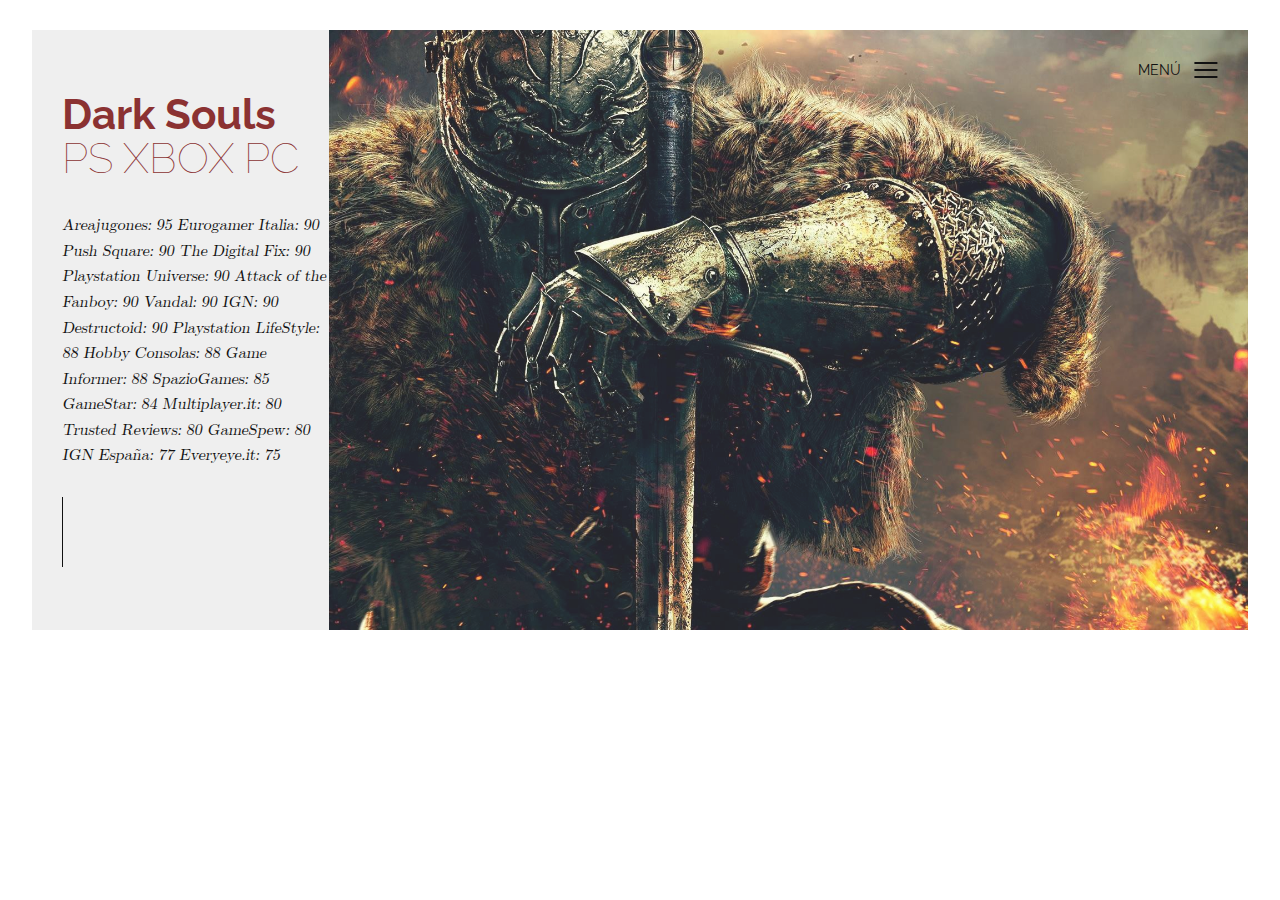
<file: SOULS/index.html>
<!DOCTYPE html>
<html lang="en">
  <head>
    <title>Dark Souls</title>
    <meta charset="utf-8">
    <meta name="viewport" content="width=device-width, initial-scale=1">
    <meta http-equiv="X-UA-Compatible" content="IE=edge">
    <meta name="author" content="buckymaler.com">
    <link rel="stylesheet" href="assets/css/main.css">
  </head>
  <body>
    <section id="hero"><svg version="1.1" class="Layer_1" xmlns="http://www.w3.org/2000/svg" xmlns:xlink="http://www.w3.org/1999/xlink" x="0px" y="0px" viewBox="0 0 100 163.5" style="enable-background:new 0 0 100 163.5;" xml:space="preserve">
</svg>
<link rel="icon" href="assets/img/favicon.png" type="image/png" />
      <header>
        <div class="nav-toggle">
          <p>Menú</p><span></span>
        </div>
        <ul class="nav">
          <li><a href="assets/plantilla/opiniones.html">Opiniones</a></li>
          <li><a href="assets/plantilla/tabla.html">Créditos</a></li>
          <li><a href="assets/plantilla/contacto.html">Contacto</a></li>
        </ul>
      </header>
      <div class="wrapper">
        <div class="welcome">
          <h1><strong>Dark Souls</strong> PS XBOX PC</h1>
          <p>
            Areajugones: 95
            Eurogamer Italia: 90
            Push Square: 90
            The Digital Fix: 90
            Playstation Universe: 90
            Attack of the Fanboy: 90
            Vandal: 90
            IGN: 90
            Destructoid: 90
            Playstation LifeStyle: 88
            Hobby Consolas: 88
            Game Informer: 88
            SpazioGames: 85
            GameStar: 84
            Multiplayer.it: 80
            Trusted Reviews: 80
            GameSpew: 80
            IGN España: 77
            Everyeye.it: 75
        </p>
        </div>
        <div class="photographer"><img src="assets/img/foto1.jpg" alt="Souls"></div>
      </div>
    </section>
    <script src="https://ajax.googleapis.com/ajax/libs/jquery/2.2.4/jquery.min.js"></script>
    <script>window.jQuery || document.write('<script src="assets/js/vendor/jquery-2.2.4.min.js"><\/script>')</script>
    <script src="assets/js/functions-min.js"></script>
  </body>
</html>
</file>
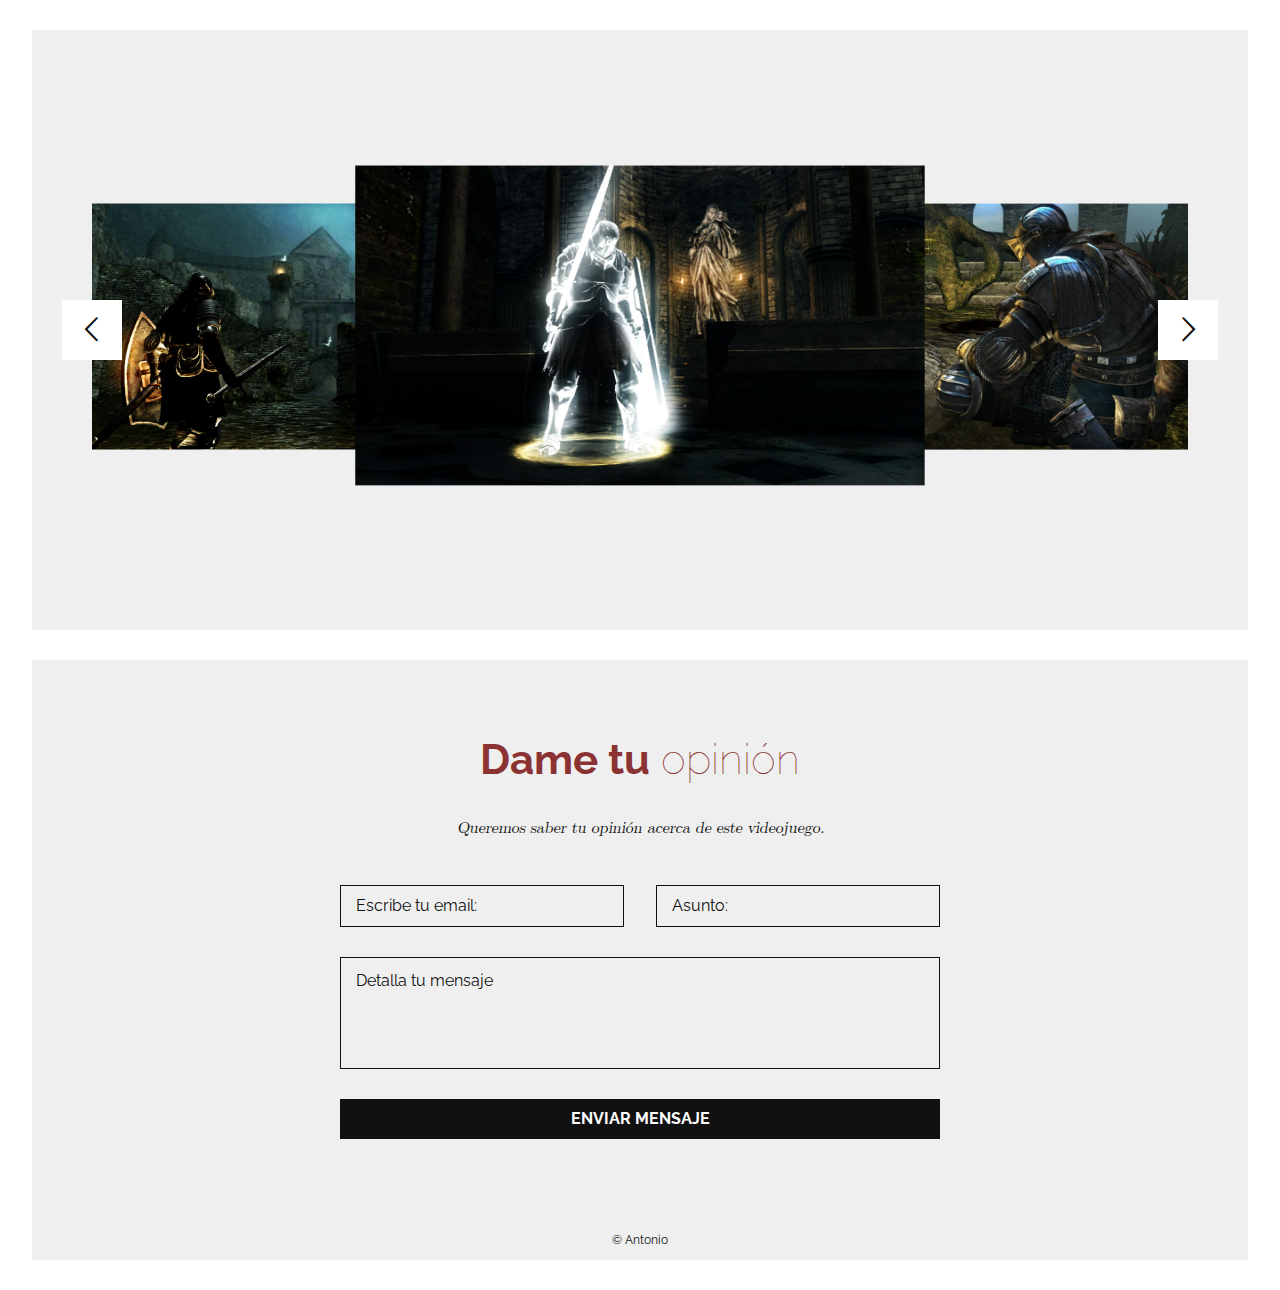
<file: SOULS/assets/plantilla/contacto.html>
<!DOCTYPE html>
<html lang="en">
  <head>
    <title>Souls</title>
    <meta charset="utf-8">
    <meta name="viewport" content="width=device-width, initial-scale=1">
    <meta http-equiv="X-UA-Compatible" content="IE=edge">
    <meta name="author" content="buckymaler.com">
    <link rel="stylesheet" href="../css/main.css">
  </head>
  <body>
    <section id="three-slide"><svg version="1.1" class="Layer_1" xmlns="http://www.w3.org/2000/svg" xmlns:xlink="http://www.w3.org/1999/xlink" x="0px" y="0px" viewBox="0 0 100 248.8" style="enable-background:new 0 0 100 248.8;" xml:space="preserve">
</svg>
<link rel="icon" href="../img/favicon.png" type="image/png" />
      <div class="wrapper">
        <ul class="slider">
          <li class="back"><img src="../img/three-slide/foto5.jpg" alt="Imagen: De Antonio"></li>
          <li class="current"><img src="../img/three-slide/foto6.jpg" alt="Imagen: De Antonio"></li>
          <li class="front"><img src="../img/three-slide/foto7.jpg" alt="Imagen: De Antonio"></li>
          <li><img src="../img/three-slide/foto8.jpg" alt="Imagen: De Antonio"></li>
        </ul>
      </div><i class="icon-chevron-thin-left prev"></i><i class="icon-chevron-thin-right next"></i>
    </section>

    <section id="contact"><svg version="1.1" class="Layer_1" xmlns="http://www.w3.org/2000/svg" xmlns:xlink="http://www.w3.org/1999/xlink" x="0px" y="0px" viewBox="0 0 100 171.2" style="enable-background:new 0 0 100 171.2;" xml:space="preserve">
</svg>
      <div class="wrapper">
        <div class="blurb">
          <h2><strong>Dame tu</strong> opinión</h2>
          <p>Queremos saber tu opinión acerca de este videojuego.</p>
        </div>
        <form action="http://www2.gonzalonazareno.org/josedom/resultado.php" method="post">
          <input type="email" name="email" placeholder="Escribe tu email:"/>
          <input type="text" name="asunto" placeholder="Asunto:"/>
          <textarea type="text" name="texto" placeholder="Detalla tu mensaje"></textarea>
          <input type="submit" value="Enviar mensaje">
        </form>
      </div>
      <p class="copyright">&copy; Antonio</p>
    </section>
    <script src="https://ajax.googleapis.com/ajax/libs/jquery/2.2.4/jquery.min.js"></script>
    <script>window.jQuery || document.write('<script src="../js/vendor/jquery-2.2.4.min.js"><\/script>')</script>
    <script src="../js/functions-min.js"></script>
  </body>
</html>
</file>
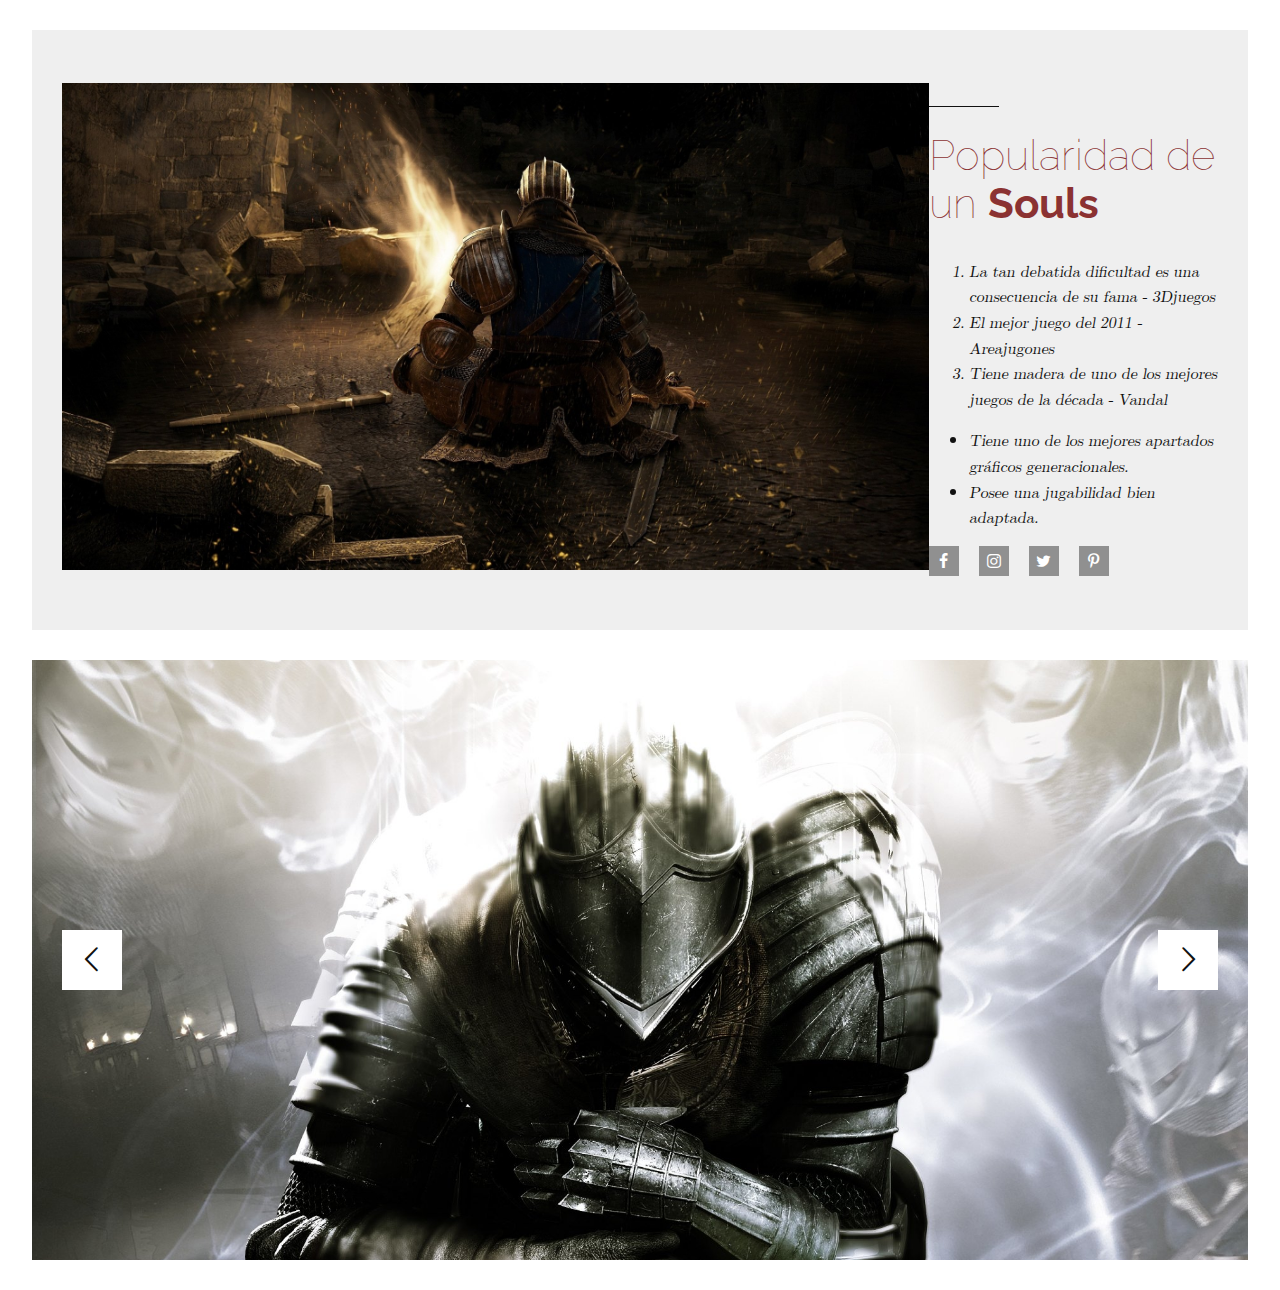
<file: SOULS/assets/plantilla/opiniones.html>
<!DOCTYPE html>
<html lang="en">
  <head>
    <title>Opiniones</title>
    <meta charset="utf-8">
    <meta name="viewport" content="width=device-width, initial-scale=1">
    <meta http-equiv="X-UA-Compatible" content="IE=edge">
    <meta name="author" content="buckymaler.com">
    <link rel="stylesheet" href="../css/main.css">
  </head>
  <body>
    <section id="about"><svg version="1.1" class="Layer_1" xmlns="http://www.w3.org/2000/svg" xmlns:xlink="http://www.w3.org/1999/xlink" x="0px" y="0px" viewBox="0 0 100 203.6" style="enable-background:new 0 0 100 203.6;" xml:space="preserve">
</svg>
<link rel="icon" href="../img/favicon.png" type="image/png" />
      <div class="wrapper">
        <div class="camera"><img src="../img/foto2.jpg" alt="Camera"></div>
        <div class="blurb">
          <h2>Popularidad de un <strong>Souls</strong></h2>
          <ol>
            <li>La tan debatida dificultad es una consecuencia de su fama - 3Djuegos</li>
            <li>El mejor juego del 2011 - Areajugones</li>
            <li>Tiene madera de uno de los mejores juegos de la década - Vandal</li>
          </ol>
          <ul>
            <li>Tiene uno de los mejores apartados gráficos generacionales.</li>
            <li>Posee una jugabilidad bien adaptada.</li>
          </ul>
          <div class="social"><a href="https://es-la.facebook.com/fromsoftware.jp/"><i class="icon-facebook"></i></a><a href="https://www.instagram.com/fromsoftware/?hl=es"><i class="icon-instagram"></i></a><a href="https://twitter.com/fromsoft_us?lang=es"><i class="icon-twitter"></i></a><a href="https://www.pinterest.es/search/pins/?q=dark%20souls&rs=typed&term_meta[]=dark%7Ctyped&term_meta[]=souls%7Ctyped"><i class="icon-pinterest-p"></i></a></div>
        </div>
      </div>
    </section>
    <section id="full-slide"><svg version="1.1" class="Layer_1" xmlns="http://www.w3.org/2000/svg" xmlns:xlink="http://www.w3.org/1999/xlink" x="0px" y="0px" viewBox="0 0 100 171.2" style="enable-background:new 0 0 100 171.2;" xml:space="preserve">
</svg>
      <ul class="banner">
        <li class="active"></li>
        <li></li>
        <li></li>
      </ul><i class="icon-chevron-thin-left prev"></i><i class="icon-chevron-thin-right next"></i>
    </section>
    <script src="https://ajax.googleapis.com/ajax/libs/jquery/2.2.4/jquery.min.js"></script>
    <script>window.jQuery || document.write('<script src="../js/vendor/jquery-2.2.4.min.js"><\/script>')</script>
    <script src="../js/functions-min.js"></script>
  </body>
</html>
</file>
<file: SOULS/assets/css/main.css>
@import "https://fonts.googleapis.com/css?family=Raleway:100,400,700";@font-face{font-family:'LMRomanSlant10';src:url("fonts/lmromanslant10-regular-webfont.eot");src:url("fonts/lmromanslant10-regular-webfont.eot?#iefix") format("embedded-opentype"),url("fonts/lmromanslant10-regular-webfont.woff") format("woff"),url("fonts/lmromanslant10-regular-webfont.ttf") format("truetype"),url("fonts/lmromanslant10-regular-webfont.svg#latin_modern_roman_slante10Rg") format("svg");font-weight:normal;font-style:normal}/*! normalize.css v3.0.2 | MIT License | git.io/normalize */html{font-family:sans-serif;-ms-text-size-adjust:100%;-webkit-text-size-adjust:100%}body{margin:0}article,aside,details,figcaption,figure,footer,header,hgroup,main,menu,nav,section,summary{display:block}audio,canvas,progress,video{display:inline-block;vertical-align:baseline}audio:not([controls]){display:none;height:0}[hidden],template{display:none}a{background-color:transparent}a:active,a:hover{outline:0}abbr[title]{border-bottom:1px dotted}b,strong{font-weight:bold}dfn{font-style:italic}h1{font-size:2em;margin:0.20em 0}mark{background:#ff0;color:rgb(0, 0, 0)}small{font-size:40%}sub,sup{font-size:75%;line-height:0;position:relative;vertical-align:baseline}sup{top:-0.5em}sub{bottom:-0.25em}img{border:0}svg:not(:root){overflow:hidden}figure{margin:1em 40px}hr{box-sizing:content-box;height:0}pre{overflow:auto}code,kbd,pre,samp{font-family:monospace, monospace;font-size:1em}button,input,optgroup,select,textarea{color:inherit;font:inherit;margin:0}button{overflow:visible}button,select{text-transform:none}button,html input[type="button"],input[type="reset"],input[type="submit"]{-webkit-appearance:button;cursor:pointer}button[disabled],html input[disabled]{cursor:default}button::-moz-focus-inner,input::-moz-focus-inner{border:0;padding:0}input{line-height:normal}input[type="checkbox"],input[type="radio"]{box-sizing:border-box;padding:0}input[type="number"]::-webkit-inner-spin-button,input[type="number"]::-webkit-outer-spin-button{height:auto}input[type="search"]{-webkit-appearance:textfield;box-sizing:content-box}input[type="search"]::-webkit-search-cancel-button,input[type="search"]::-webkit-search-decoration{-webkit-appearance:none}fieldset{border:1px solid #c0c0c0;margin:0 2px;padding:0.35em 0.625em 0.75em}legend{border:0;padding:0}textarea{overflow:auto}optgroup{font-weight:bold}table{border-collapse:collapse;border-spacing:0}td,th{padding:0}@font-face{font-family:'icomoon';src:url("fonts/icomoon.eot?3hi6ws");src:url("fonts/icomoon.eot?3hi6ws#iefix") format("embedded-opentype"),url("fonts/icomoon.ttf?3hi6ws") format("truetype"),url("fonts/icomoon.woff?3hi6ws") format("woff"),url("fonts/icomoon.svg?3hi6ws#icomoon") format("svg");font-weight:normal;font-style:normal}[class^="icon-"],[class*=" icon-"]{font-family:'icomoon' !important;speak:none;font-style:normal;font-weight:normal;font-variant:normal;text-transform:none;line-height:1;-webkit-font-smoothing:antialiased;-moz-osx-font-smoothing:grayscale}.icon-chevron-thin-left:before{content:"\e904"}.icon-chevron-thin-right:before{content:"\e905"}.icon-pinterest-p:before{content:"\e900"}.icon-twitter:before{content:"\e901"}.icon-instagram:before{content:"\e902"}.icon-facebook:before{content:"\e903"}body{background-color:#fff;font-size:16px;line-height:1.6;font-family:"LMRomanSlant10",serif;color:#111;-webkit-font-smoothing:antialiased;-webkit-text-size-adjust:100%}@media (max-width: 415px){body{font-size:14px}}::-moz-selection{background:#FFF498}::selection{background:#FFF498}::-moz-selection{background:#FFF498}img::-moz-selection{background:transparent}img::selection{background:transparent}img::-moz-selection{background:transparent}body{-webkit-tap-highlight-color:#FFF498}.gigantic,.huge,.large,.bigger,.big,h1,h2,h3,h4,h5,h6{color:rgb(139, 50, 50);font-weight:bold}.gigantic{font-size:0px;line-height:1.09;letter-spacing:-2px}.huge,h1{font-size:68px;line-height:1.05;letter-spacing: 0px}.large,h2{font-size:42px;line-height:1.14}.bigger,h3{font-size:26px;line-height:1.38}.big,h4{font-size:22px;line-height:1.38}.small,small{font-size:10px;line-height:1.2}p{margin:0 0 20px 0}em{font-style:italic}strong{font-weight:bold}hr{border:solid #ddd;border-width:1px 0 0;clear:both;margin:10px 0 30px;height:0}svg{position:absolute;height:100%}svg path{fill:#e3e3e3}#hero svg{left:10px}#about svg,#featured svg,#three-slide svg{left:90px}#full-slide svg{left:0;opacity:.1;z-index:9}#contact svg{left:0}@media (max-width: 640px){#hero svg,#about svg,#featured svg,#three-slide svg,#full-slide svg,#contact svg{left:0}}.nav{visibility:hidden;position:absolute;top:75px;right:0;display:-webkit-box;display:-webkit-flex;display:-ms-flexbox;display:flex;width:100px;-webkit-box-orient:vertical;-webkit-box-direction:normal;-webkit-flex-direction:column;-ms-flex-direction:column;flex-direction:column;-webkit-box-pack:center;-webkit-justify-content:center;-ms-flex-pack:center;justify-content:center;margin:0;padding:0;list-style:none;background-color:#e3e3e3;border:1px solid #111;border:1px solid rgba(17,17,17,0.15);opacity:0;z-index:10;-webkit-transition:opacity .3s ease-in-out,visibility 0s .3s;transition:opacity .3s ease-in-out,visibility 0s .3s}.nav.open{visibility:visible;opacity:1;-webkit-transition:opacity .3s ease-in-out;transition:opacity .3s ease-in-out}.nav:before{content:"";position:absolute;top:-12px;left:50%;-webkit-transform:translateX(-50%) rotate(45deg);transform:translateX(-50%) rotate(45deg);width:25px;height:25px;border:1px solid #111;border:1px solid rgba(17,17,17,0.15);background-color:#e3e3e3}.nav li{position:relative;width:100%;text-align:center;border-bottom:1px solid #111;border-bottom:1px solid rgba(17,17,17,0.15);background-color:#e3e3e3;overflow:hidden;z-index:10}.nav li:last-child{border-bottom:none}.nav li a{display:block;width:100%;height:100%;padding:5px 0;color:#111;font-size:12px;font-family:"Raleway",Helvetica,sans-serif;text-transform:uppercase;text-decoration:none;-webkit-transition:background-color .2s ease-in-out;transition:background-color .2s ease-in-out}.nav li a:hover{background-color:#dbdbdb}#hero{position:relative;width:1440px;max-width:95%;height:600px;margin:30px auto;background-color:#efefef;overflow:hidden}@media (max-width: 768px){#hero{margin:15px auto}}#hero header{position:absolute;left:50%;-webkit-transform:translateX(-50%);transform:translateX(-50%);display:-webkit-box;display:-webkit-flex;display:-ms-flexbox;display:flex;width:95%;height:80px;-webkit-box-align:center;-webkit-align-items:center;-ms-flex-align:center;align-items:center;-webkit-box-pack:end;-webkit-justify-content:flex-end;-ms-flex-pack:end;justify-content:flex-end;z-index:10}#hero header .nav-toggle{position:relative;display:-webkit-box;display:-webkit-flex;display:-ms-flexbox;display:flex;width:80px;-webkit-box-align:center;-webkit-align-items:center;-ms-flex-align:center;align-items:center;-webkit-box-pack:justify;-webkit-justify-content:space-between;-ms-flex-pack:justify;justify-content:space-between;cursor:pointer}#hero header .nav-toggle p{margin-bottom:0;font-size:14px;font-family:"Raleway",Helvetica,sans-serif;text-transform:uppercase}#hero header .nav-toggle span,#hero header .nav-toggle span:before,#hero header .nav-toggle span:after{content:"";position:relative;display:block;width:23px;height:2px;background-color:#111}#hero header .nav-toggle span:before{bottom:7px}#hero header .nav-toggle span:after{top:5px}#hero .wrapper{position:relative;display:-webkit-box;display:-webkit-flex;display:-ms-flexbox;display:flex;width:1180px;max-width:95%;height:100%;margin:0 auto;-webkit-box-align:center;-webkit-align-items:center;-ms-flex-align:center;align-items:center}#hero .wrapper .welcome{width:45%}#hero .wrapper .welcome:after{content:"";display:block;width:1px;height:70px;background-color:#111}#hero .wrapper .welcome h1{margin-top:0;margin-bottom:30px;font-size:42px;font-family:"Raleway",Helvetica,sans-serif;font-weight:100}@media (max-width: 640px){#hero .wrapper .welcome h1{margin-bottom:20px;font-size:30px}}#hero .wrapper .welcome p{max-width:450px;margin-bottom:30px}@media (max-width: 1180px){#hero .wrapper .welcome:after{display:none}#hero .wrapper .welcome p{margin-bottom:0}}#hero .wrapper .photographer{width:150%;-webkit-align-self:flex-end;-ms-flex-item-align:end;align-self:flex-end;line-height:0}#hero .wrapper .photographer img{width:120%;opacity:.85}@media (max-width: 1023px){#hero .wrapper .welcome{display:-webkit-box;display:-webkit-flex;display:-ms-flexbox;display:flex;width:100%;-webkit-box-orient:vertical;-webkit-box-direction:normal;-webkit-flex-direction:column;-ms-flex-direction:column;flex-direction:column;-webkit-box-align:end;-webkit-align-items:flex-end;-ms-flex-align:end;align-items:flex-end;text-align:right}#hero .wrapper .photographer{display:none}}@media (max-width: 700px){#hero .wrapper .welcome{-webkit-box-align:center;-webkit-align-items:center;-ms-flex-align:center;-ms-grid-row-align:center;align-items:center;text-align:center}}#about{position:relative;width:1440px;max-width:95%;height:600px;margin:30px auto;background-color:#efefef;overflow:hidden}@media (max-width: 768px){#about{margin:15px auto}}#about .wrapper{position:relative;display:-webkit-box;display:-webkit-flex;display:-ms-flexbox;display:flex;width:1180px;max-width:95%;height:100%;margin:0 auto;-webkit-box-align:center;-webkit-align-items:center;-ms-flex-align:center;align-items:center}#about .wrapper .camera{width:300%}#about .wrapper .camera img{width:100%}#about .wrapper .blurb{width:100%}#about .wrapper .blurb h2{margin-top:0;margin-bottom:30px;font-size:42px;font-family:"Raleway",Helvetica,sans-serif;font-weight:100}@media (max-width: 640px){#about .wrapper .blurb h2{margin-bottom:20px;font-size:30px}}#about .wrapper .blurb h2:before{content:"";position:relative;bottom:15px;display:inline-block;width:70px;height:1px;margin-right:30px;background-color:#111}#about .wrapper .blurb p{max-width:600px;margin-bottom:45px}#about .wrapper .blurb .social{display:-webkit-box;display:-webkit-flex;display:-ms-flexbox;display:flex;width:180px;-webkit-box-pack:justify;-webkit-justify-content:space-between;-ms-flex-pack:justify;justify-content:space-between}#about .wrapper .blurb .social a{color:#fff;text-decoration:none}#about .wrapper .blurb .social i{display:block;width:30px;height:30px;font-size:16px;text-align:center;line-height:30px;background-color:#909090;-webkit-transition:background-color .2s ease-in-out;transition:background-color .2s ease-in-out}#about .wrapper .blurb .social i:hover{background-color:#020202}@media (max-width: 1023px){#about .wrapper .camera{display:none}#about .wrapper .blurb{display:-webkit-box;display:-webkit-flex;display:-ms-flexbox;display:flex;width:100%;-webkit-box-orient:vertical;-webkit-box-direction:normal;-webkit-flex-direction:column;-ms-flex-direction:column;flex-direction:column;-webkit-box-align:end;-webkit-align-items:flex-end;-ms-flex-align:end;align-items:flex-end;text-align:right}#about .wrapper .blurb h2:before{display:none}}@media (max-width: 640px){#about .wrapper .blurb{-webkit-box-align:center;-webkit-align-items:center;-ms-flex-align:center;-ms-grid-row-align:center;align-items:center;text-align:center}}#full-slide{position:relative;width:1440px;max-width:95%;height:600px;margin:30px auto;background-color:#efefef;overflow:hidden}@media (max-width: 768px){#full-slide{margin:15px auto}}#full-slide .banner{position:relative;width:100%;height:100%;margin:0;padding:0;list-style:none}#full-slide .banner li{position:absolute;top:0;left:0;right:0;bottom:0;background-position:center;background-size:cover;background-repeat:no-repeat;opacity:0;-webkit-transition:opacity .6s ease-in-out;transition:opacity .6s ease-in-out}#full-slide .banner li.active{opacity:1;-webkit-transition:opacity .6s ease-in-out;transition:opacity .6s ease-in-out}#full-slide .banner li:nth-child(1){background-image:url("../img/full-slide/foto3.jpg")}#full-slide .banner li:nth-child(2){background-image:url("../img/full-slide/Foto4.jpg")}#full-slide .banner li:nth-child(3){background-image:url("../img/full-slide/Foto5.jpg")}#full-slide i{position:absolute;top:50%;-webkit-transform:translateY(-50%) scale(1);transform:translateY(-50%) scale(1);width:60px;height:60px;font-size:28px;text-align:center;line-height:60px;background-color:#fff;cursor:pointer;z-index:10;-webkit-transition:all .2s ease-in-out;transition:all .2s ease-in-out}#full-slide i:hover{-webkit-transform:translateY(-50%) scale(1.1);transform:translateY(-50%) scale(1.1)}#full-slide .prev{left:30px}#full-slide .next{right:30px}@media (max-width: 767px){#full-slide i{-webkit-transform:translateY(-50%) scale(.7);transform:translateY(-50%) scale(.7)}#full-slide i:hover{-webkit-transform:translateY(-50%) scale(.8);transform:translateY(-50%) scale(.8)}#full-slide .prev{left:0}#full-slide .next{right:0}}#featured{position:relative;width:1440px;max-width:95%;height:600px;margin:30px auto;background-color:#efefef;overflow:hidden}@media (max-width: 768px){#featured{margin:15px auto}}#featured .wrapper{position:relative;display:-webkit-box;display:-webkit-flex;display:-ms-flexbox;display:flex;width:1180px;max-width:95%;height:100%;margin:0 auto;-webkit-box-align:center;-webkit-align-items:center;-ms-flex-align:center;align-items:center}#featured .wrapper .blurb{width:45%}#featured .wrapper .blurb:after{content:"";display:inline-block;width:1px;height:70px;background-color:#111}#featured .wrapper .blurb h2{margin-top:0;margin-bottom:30px;font-size:42px;font-family:"Raleway",Helvetica,sans-serif;font-weight:100}@media (max-width: 640px){#featured .wrapper .blurb h2{margin-bottom:20px;font-size:30px}}#featured .wrapper .blurb p{max-width:400px;margin-bottom:30px}#featured .wrapper .featured{width:55%}#featured .wrapper .featured img{width:100%}@media (max-width: 1023px){#featured .wrapper .blurb{display:-webkit-box;display:-webkit-flex;display:-ms-flexbox;display:flex;width:100%;-webkit-box-orient:vertical;-webkit-box-direction:normal;-webkit-flex-direction:column;-ms-flex-direction:column;flex-direction:column;-webkit-box-align:end;-webkit-align-items:flex-end;-ms-flex-align:end;align-items:flex-end;text-align:right}#featured .wrapper .blurb:after{display:none}#featured .wrapper .blurb p{margin-bottom:0}#featured .wrapper .featured{display:none}}@media (max-width: 640px){#featured .wrapper .blurb{-webkit-box-align:center;-webkit-align-items:center;-ms-flex-align:center;-ms-grid-row-align:center;align-items:center;text-align:center}}#three-slide{position:relative;width:1440px;max-width:95%;height:600px;margin:30px auto;background-color:#efefef;overflow:hidden}@media (max-width: 768px){#three-slide{margin:15px auto}}#three-slide .wrapper{position:relative;display:-webkit-box;display:-webkit-flex;display:-ms-flexbox;display:flex;width:1180px;max-width:95%;height:100%;margin:0 auto;-webkit-box-align:center;-webkit-align-items:center;-ms-flex-align:center;align-items:center}#three-slide .wrapper .slider{position:relative;width:calc(100% - 60px);height:100%;margin:0 auto;padding:0;list-style:none;opacity:1;-webkit-transition:opacity .3s ease-in-out;transition:opacity .3s ease-in-out}#three-slide .wrapper .slider.swap{opacity:0;-webkit-transition:opacity .3s ease-in-out;transition:opacity .3s ease-in-out}#three-slide .wrapper .slider li{position:absolute;top:50%;-webkit-transform:translateY(-50%);transform:translateY(-50%);width:40%;opacity:0}@media (max-width: 900px){#three-slide .wrapper .slider li{width:50%}}#three-slide .wrapper .slider li img{width:100%}#three-slide .wrapper .slider .back{left:0;opacity:1}#three-slide .wrapper .slider .current{left:50%;-webkit-transform:translate(-50%, -50%) scale(1.3);transform:translate(-50%, -50%) scale(1.3);opacity:1;z-index:10}#three-slide .wrapper .slider .front{right:0;opacity:1}@media (max-width: 767px){#three-slide .wrapper .slider{width:calc(100% - 30px)}#three-slide .wrapper .slider li{width:75%}#three-slide .wrapper .slider .back,#three-slide .wrapper .slider .front{display:none}}#three-slide i{position:absolute;top:50%;-webkit-transform:translateY(-50%);transform:translateY(-50%);width:60px;height:60px;font-size:28px;text-align:center;line-height:60px;background-color:#fff;cursor:pointer;z-index:10;-webkit-transition:all .2s ease-in-out;transition:all .2s ease-in-out}#three-slide i:hover{-webkit-transform:translateY(-50%) scale(1.1);transform:translateY(-50%) scale(1.1)}#three-slide .prev{left:30px}#three-slide .next{right:30px}@media (max-width: 767px){#three-slide i{-webkit-transform:translateY(-50%) scale(.7);transform:translateY(-50%) scale(.7)}#three-slide i:hover{-webkit-transform:translateY(-50%) scale(.8);transform:translateY(-50%) scale(.8)}#three-slide .prev{left:0}#three-slide .next{right:0}}#contact{position:relative;width:1440px;max-width:95%;height:600px;margin:30px auto;background-color:#efefef;overflow:hidden}@media (max-width: 768px){#contact{margin:15px auto}}#contact .wrapper{position:relative;display:-webkit-box;display:-webkit-flex;display:-ms-flexbox;display:flex;width:1180px;max-width:95%;height:100%;margin:0 auto;-webkit-box-align:center;-webkit-align-items:center;-ms-flex-align:center;align-items:center;-webkit-box-orient:vertical;-webkit-box-direction:normal;-webkit-flex-direction:column;-ms-flex-direction:column;flex-direction:column;-webkit-box-pack:center;-webkit-justify-content:center;-ms-flex-pack:center;justify-content:center}#contact .wrapper .blurb{max-width:950px;margin-top:-45px;text-align:center}#contact .wrapper .blurb h2{margin-top:0;margin-bottom:30px;font-size:42px;font-family:"Raleway",Helvetica,sans-serif;font-weight:100}@media (max-width: 640px){#contact .wrapper .blurb h2{margin-bottom:20px;font-size:30px}}#contact .wrapper .blurb p{margin-bottom:45px}#contact .wrapper form{position:relative;display:-webkit-box;display:-webkit-flex;display:-ms-flexbox;display:flex;max-width:600px;-webkit-flex-wrap:wrap;-ms-flex-wrap:wrap;flex-wrap:wrap;-webkit-box-pack:justify;-webkit-justify-content:space-between;-ms-flex-pack:justify;justify-content:space-between;color:#111;font-family:"Raleway",Helvetica,sans-serif}#contact .wrapper form input[type="email"],#contact .wrapper form input[type="text"]{width:42%;height:40px;padding:0 15px;border:1px solid #111;border-radius:0;background:transparent}#contact .wrapper form input[type="email"]::-webkit-input-placeholder,#contact .wrapper form input[type="text"]::-webkit-input-placeholder{color:#111}#contact .wrapper form input[type="email"]::-moz-placeholder,#contact .wrapper form input[type="text"]::-moz-placeholder{color:#111}#contact .wrapper form input[type="email"]:-ms-input-placeholder,#contact .wrapper form input[type="text"]:-ms-input-placeholder{color:#111}#contact .wrapper form input[type="email"]::placeholder,#contact .wrapper form input[type="text"]::placeholder{color:#111}#contact .wrapper form input[type="email"]:focus,#contact .wrapper form input[type="text"]:focus{outline:none}#contact .wrapper form textarea{width:100%;height:90px;margin:30px 0;padding:10px 15px;border:1px solid #111;border-radius:0;background:transparent;resize:none}#contact .wrapper form textarea::-webkit-input-placeholder{color:#111}#contact .wrapper form textarea::-moz-placeholder{color:#111}#contact .wrapper form textarea:-ms-input-placeholder{color:#111}#contact .wrapper form textarea::placeholder{color:#111}#contact .wrapper form textarea:focus{outline:none}#contact .wrapper form input[type="submit"]{width:100%;height:40px;color:#fff;font-weight:700;text-transform:uppercase;border:none;border-radius:0;background-color:#111}@media (max-width: 640px){#contact .wrapper form input[type="email"],#contact .wrapper form input[type="text"]{width:100%;margin-bottom:10px}#contact .wrapper form textarea{margin:0 0 10px 0}}#contact .copyright{position:absolute;bottom:10px;left:50%;-webkit-transform:translate(-50%);transform:translate(-50%);margin-bottom:0;font-family:"Raleway",Helvetica,sans-serif;font-size:12px}
</file>
